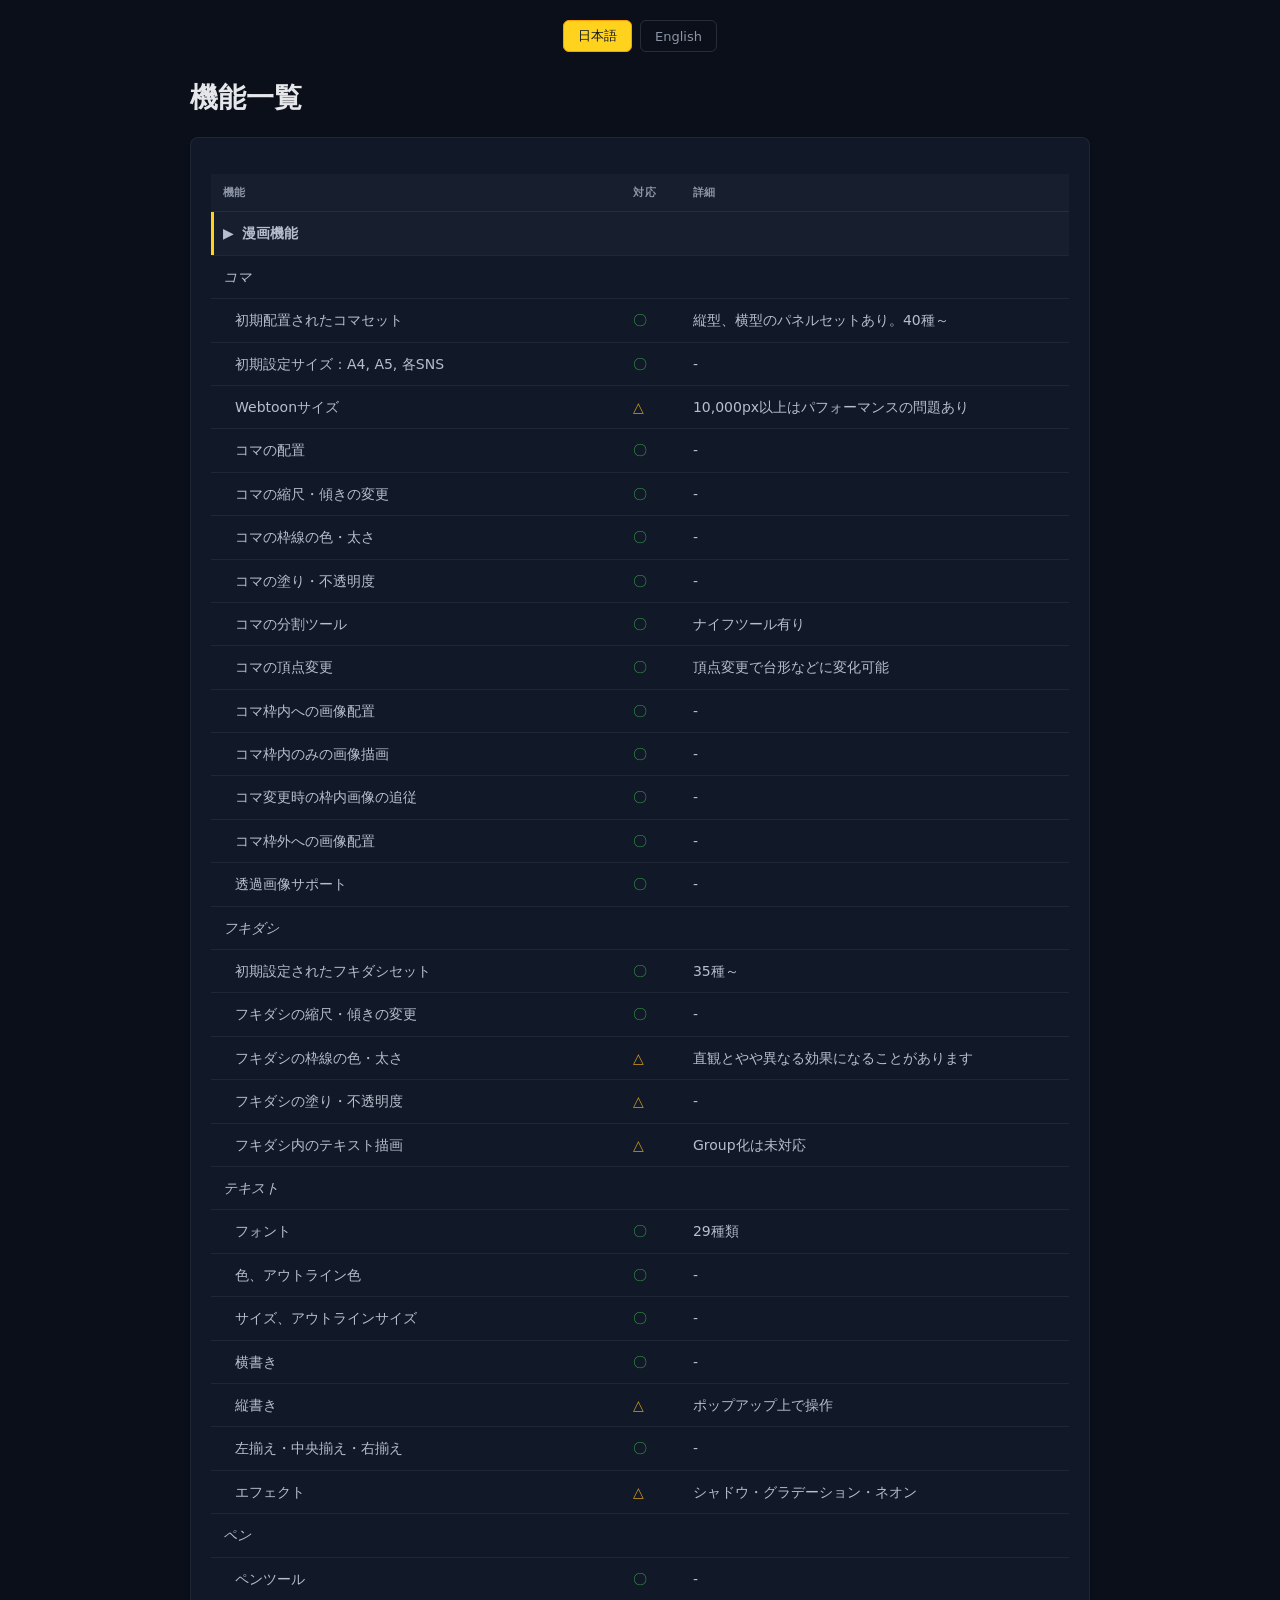
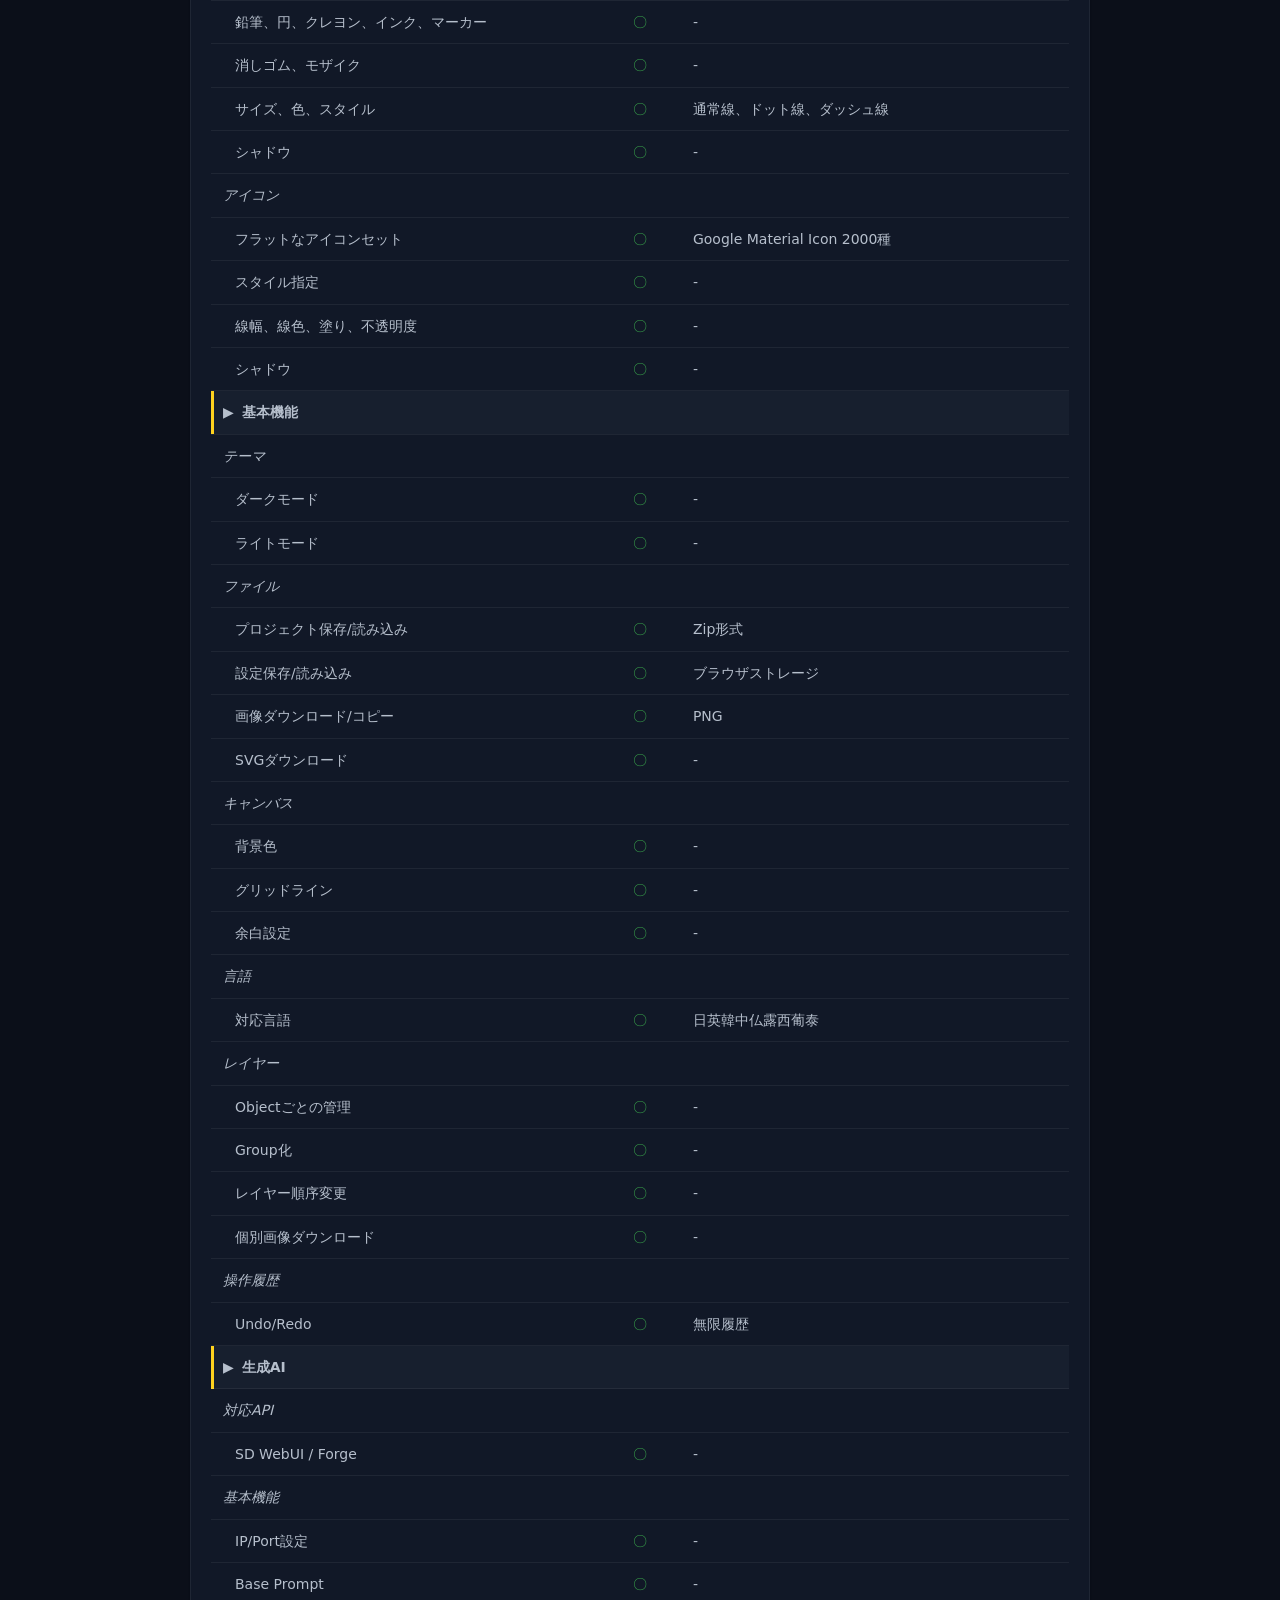
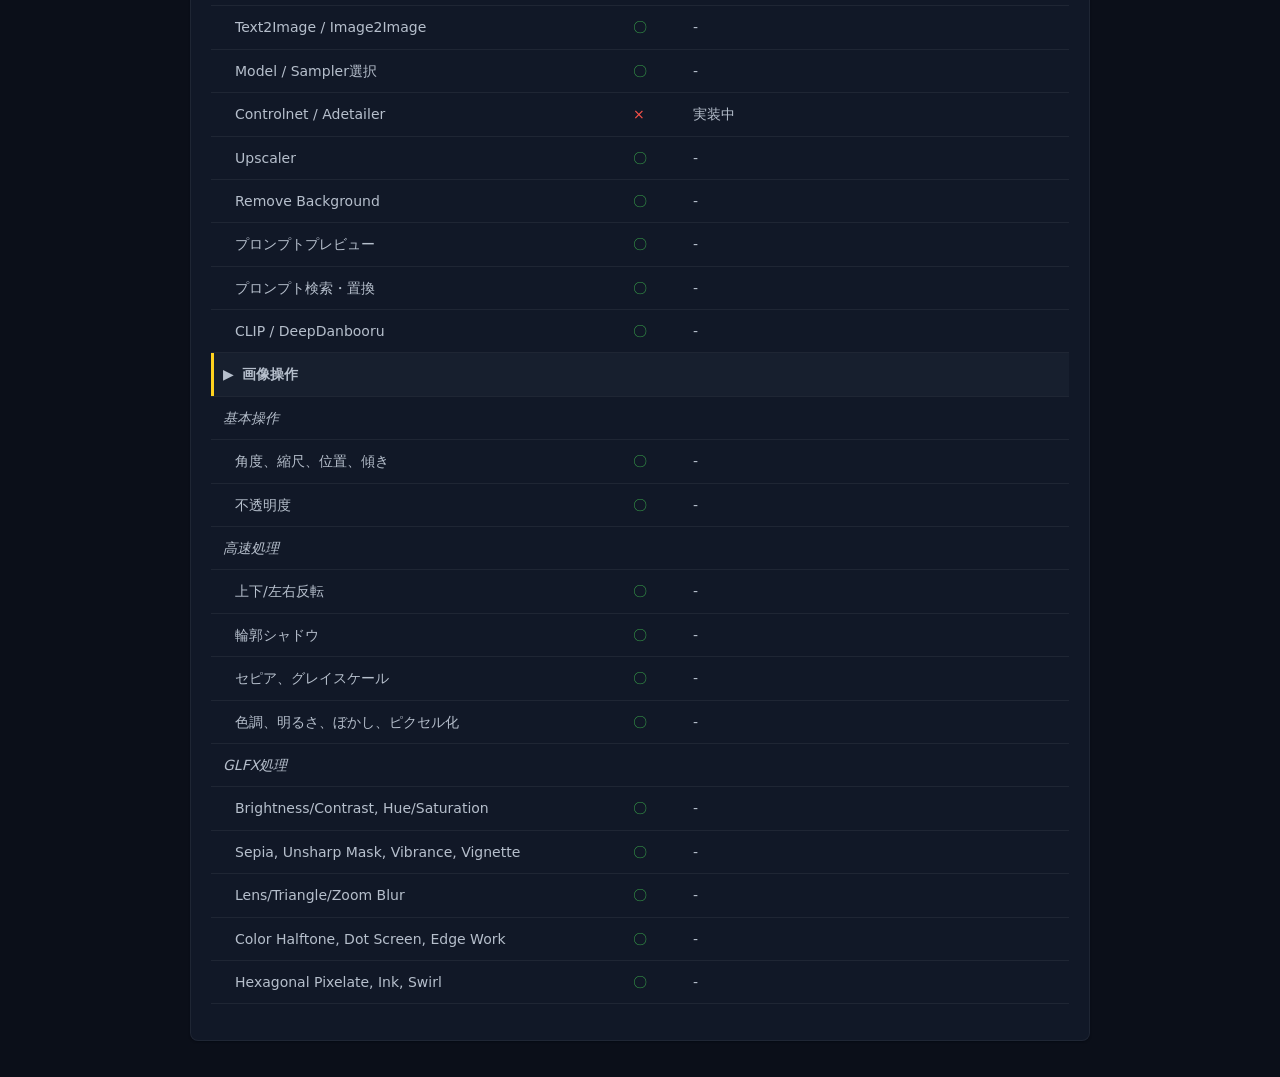
<file: html/functionList.html>
<!DOCTYPE html>
<html lang="ja">
<head>
<meta charset="UTF-8">
<meta name="viewport" content="width=device-width,initial-scale=1">
<title>Feature List</title>
<link rel="stylesheet" href="common.css">
<style>
.category {
background: var(--bg-2);
color: var(--text-0);
box-shadow: inset 3px 0 0 var(--accent);
cursor: pointer;
font-weight: 600;
}
.category:hover { background: var(--bg-3); }
.group {
background: var(--bg-1);
color: var(--text-1);
font-style: italic;
}
.feature td:first-child { padding-left: 24px; }
.arrow {
display: inline-block;
margin-right: 8px;
transition: transform var(--dur-2) var(--ease);
}
.rotate { transform: rotate(90deg); }
.hidden { display: none; }
</style>
</head>
<body>
<div class="container">
<div class="lang-buttons">
<button class="lang-btn active" id="btn-ja">日本語</button>
<button class="lang-btn" id="btn-en">English</button>
</div>

<h1 id="page-title">機能一覧</h1>

<div class="card">
<table id="featureTable">
<thead>
<tr id="table-header">
<th>機能</th>
<th>対応</th>
<th>詳細</th>
</tr>
</thead>
<tbody></tbody>
</table>
</div>
</div>

<script>
const features = {
"漫画機能": {
"コマ": {
"初期配置されたコマセット": { "対応": "〇", "詳細": "縦型、横型のパネルセットあり。40種～" },
"初期設定サイズ：A4, A5, 各SNS": { "対応": "〇", "詳細": "" },
"Webtoonサイズ": { "対応": "△", "詳細": "10,000px以上はパフォーマンスの問題あり" },
"コマの配置": { "対応": "〇", "詳細": "" },
"コマの縮尺・傾きの変更": { "対応": "〇", "詳細": "" },
"コマの枠線の色・太さ": { "対応": "〇", "詳細": "" },
"コマの塗り・不透明度": { "対応": "〇", "詳細": "" },
"コマの分割ツール": { "対応": "〇", "詳細": "ナイフツール有り" },
"コマの頂点変更": { "対応": "〇", "詳細": "頂点変更で台形などに変化可能" },
"コマ枠内への画像配置": { "対応": "〇", "詳細": "" },
"コマ枠内のみの画像描画": { "対応": "〇", "詳細": "" },
"コマ変更時の枠内画像の追従": { "対応": "〇", "詳細": "" },
"コマ枠外への画像配置": { "対応": "〇", "詳細": "" },
"透過画像サポート": { "対応": "〇", "詳細": "" }
},
"フキダシ": {
"初期設定されたフキダシセット": { "対応": "〇", "詳細": "35種～" },
"フキダシの縮尺・傾きの変更": { "対応": "〇", "詳細": "" },
"フキダシの枠線の色・太さ": { "対応": "△", "詳細": "直観とやや異なる効果になることがあります" },
"フキダシの塗り・不透明度": { "対応": "△", "詳細": "" },
"フキダシ内のテキスト描画": { "対応": "△", "詳細": "Group化は未対応" }
},
"テキスト": {
"フォント": { "対応": "〇", "詳細": "29種類" },
"色、アウトライン色": { "対応": "〇", "詳細": "" },
"サイズ、アウトラインサイズ": { "対応": "〇", "詳細": "" },
"横書き": { "対応": "〇", "詳細": "" },
"縦書き": { "対応": "△", "詳細": "ポップアップ上で操作" },
"左揃え・中央揃え・右揃え": { "対応": "〇", "詳細": "" },
"エフェクト": { "対応": "△", "詳細": "シャドウ・グラデーション・ネオン" }
},
"ペン": {
"ペンツール": { "対応": "〇", "詳細": "" },
"鉛筆、円、クレヨン、インク、マーカー": { "対応": "〇", "詳細": "" },
"消しゴム、モザイク": { "対応": "〇", "詳細": "" },
"サイズ、色、スタイル": { "対応": "〇", "詳細": "通常線、ドット線、ダッシュ線" },
"シャドウ": { "対応": "〇", "詳細": "" }
},
"アイコン": {
"フラットなアイコンセット": { "対応": "〇", "詳細": "Google Material Icon 2000種" },
"スタイル指定": { "対応": "〇", "詳細": "" },
"線幅、線色、塗り、不透明度": { "対応": "〇", "詳細": "" },
"シャドウ": { "対応": "〇", "詳細": "" }
}
},
"基本機能": {
"テーマ": {
"ダークモード": { "対応": "〇", "詳細": "" },
"ライトモード": { "対応": "〇", "詳細": "" }
},
"ファイル": {
"プロジェクト保存/読み込み": { "対応": "〇", "詳細": "Zip形式" },
"設定保存/読み込み": { "対応": "〇", "詳細": "ブラウザストレージ" },
"画像ダウンロード/コピー": { "対応": "〇", "詳細": "PNG" },
"SVGダウンロード": { "対応": "〇", "詳細": "" }
},
"キャンバス": {
"背景色": { "対応": "〇", "詳細": "" },
"グリッドライン": { "対応": "〇", "詳細": "" },
"余白設定": { "対応": "〇", "詳細": "" }
},
"言語": {
"対応言語": { "対応": "〇", "詳細": "日英韓中仏露西葡泰" }
},
"レイヤー": {
"Objectごとの管理": { "対応": "〇", "詳細": "" },
"Group化": { "対応": "〇", "詳細": "" },
"レイヤー順序変更": { "対応": "〇", "詳細": "" },
"個別画像ダウンロード": { "対応": "〇", "詳細": "" }
},
"操作履歴": {
"Undo/Redo": { "対応": "〇", "詳細": "無限履歴" }
}
},
"生成AI": {
"対応API": {
"SD WebUI / Forge": { "対応": "〇", "詳細": "" }
},
"基本機能": {
"IP/Port設定": { "対応": "〇", "詳細": "" },
"Base Prompt": { "対応": "〇", "詳細": "" },
"Text2Image / Image2Image": { "対応": "〇", "詳細": "" },
"Model / Sampler選択": { "対応": "〇", "詳細": "" },
"Controlnet / Adetailer": { "対応": "×", "詳細": "実装中" },
"Upscaler": { "対応": "〇", "詳細": "" },
"Remove Background": { "対応": "〇", "詳細": "" },
"プロンプトプレビュー": { "対応": "〇", "詳細": "" },
"プロンプト検索・置換": { "対応": "〇", "詳細": "" },
"CLIP / DeepDanbooru": { "対応": "〇", "詳細": "" }
}
},
"画像操作": {
"基本操作": {
"角度、縮尺、位置、傾き": { "対応": "〇", "詳細": "" },
"不透明度": { "対応": "〇", "詳細": "" }
},
"高速処理": {
"上下/左右反転": { "対応": "〇", "詳細": "" },
"輪郭シャドウ": { "対応": "〇", "詳細": "" },
"セピア、グレイスケール": { "対応": "〇", "詳細": "" },
"色調、明るさ、ぼかし、ピクセル化": { "対応": "〇", "詳細": "" }
},
"GLFX処理": {
"Brightness/Contrast, Hue/Saturation": { "対応": "〇", "詳細": "" },
"Sepia, Unsharp Mask, Vibrance, Vignette": { "対応": "〇", "詳細": "" },
"Lens/Triangle/Zoom Blur": { "対応": "〇", "詳細": "" },
"Color Halftone, Dot Screen, Edge Work": { "対応": "〇", "詳細": "" },
"Hexagonal Pixelate, Ink, Swirl": { "対応": "〇", "詳細": "" }
}
}
};

const features_en = {
"Manga Features": {
"Panels": {
"Initial Panel Set": { "対応": "〇", "詳細": "40+ vertical/horizontal sets" },
"Size: A4, A5, SNS": { "対応": "〇", "詳細": "" },
"Webtoon Size": { "対応": "△", "詳細": "Performance issues above 10,000px" },
"Panel Placement/Scale/Tilt": { "対応": "〇", "詳細": "" },
"Border Color/Thickness": { "対応": "〇", "詳細": "" },
"Fill/Opacity": { "対応": "〇", "詳細": "" },
"Split Tool": { "対応": "〇", "詳細": "Knife tool" },
"Vertex Edit": { "対応": "〇", "詳細": "" },
"Image in Panel": { "対応": "〇", "詳細": "" },
"Transparent Image": { "対応": "〇", "詳細": "" }
},
"Speech Bubbles": {
"Initial Bubble Set": { "対応": "〇", "詳細": "35+ types" },
"Scale/Tilt": { "対応": "〇", "詳細": "" },
"Border/Fill": { "対応": "△", "詳細": "" },
"Text in Bubble": { "対応": "△", "詳細": "No grouping yet" }
},
"Text": {
"Font": { "対応": "〇", "詳細": "29 types" },
"Color/Outline": { "対応": "〇", "詳細": "" },
"Horizontal/Vertical": { "対応": "〇", "詳細": "" },
"Alignment": { "対応": "〇", "詳細": "" },
"Effects": { "対応": "△", "詳細": "Shadow, Gradient, Neon" }
},
"Pen": {
"Pen Tools": { "対応": "〇", "詳細": "Pencil, Circle, Crayon, Ink, Marker" },
"Eraser/Mosaic": { "対応": "〇", "詳細": "" },
"Size/Color/Style": { "対応": "〇", "詳細": "" },
"Shadow": { "対応": "〇", "詳細": "" }
},
"Icons": {
"Icon Set": { "対応": "〇", "詳細": "Google Material Icon 2000+" },
"Style/Shadow": { "対応": "〇", "詳細": "" }
}
},
"Basic Functions": {
"Theme": {
"Dark/Light Mode": { "対応": "〇", "詳細": "" }
},
"File": {
"Project Save/Load": { "対応": "〇", "詳細": "Zip format" },
"Settings Save/Load": { "対応": "〇", "詳細": "Browser storage" },
"Image Download/Copy": { "対応": "〇", "詳細": "PNG" },
"SVG Download": { "対応": "〇", "詳細": "" }
},
"Canvas": {
"Background Color": { "対応": "〇", "詳細": "" },
"Grid Lines": { "対応": "〇", "詳細": "" }
},
"Language": {
"Supported": { "対応": "〇", "詳細": "9 languages" }
},
"Layers": {
"Object Management": { "対応": "〇", "詳細": "" },
"Grouping": { "対応": "〇", "詳細": "" },
"Layer Order": { "対応": "〇", "詳細": "" }
},
"History": {
"Undo/Redo": { "対応": "〇", "詳細": "Unlimited" }
}
},
"AI Generation": {
"API": {
"SD WebUI / Forge": { "対応": "〇", "詳細": "" }
},
"Features": {
"IP/Port Settings": { "対応": "〇", "詳細": "" },
"Text2Image / Image2Image": { "対応": "〇", "詳細": "" },
"Model / Sampler": { "対応": "〇", "詳細": "" },
"Controlnet / Adetailer": { "対応": "×", "詳細": "In development" },
"Upscaler": { "対応": "〇", "詳細": "" },
"Remove Background": { "対応": "〇", "詳細": "" },
"Prompt Preview/Search": { "対応": "〇", "詳細": "" },
"CLIP / DeepDanbooru": { "対応": "〇", "詳細": "" }
}
},
"Image Processing": {
"Basic": {
"Angle/Scale/Position/Tilt": { "対応": "〇", "詳細": "" },
"Opacity": { "対応": "〇", "詳細": "" }
},
"Fast Processing": {
"Flip V/H": { "対応": "〇", "詳細": "" },
"Shadow/Sepia/Grayscale": { "対応": "〇", "詳細": "" },
"Color/Brightness/Blur/Pixelate": { "対応": "〇", "詳細": "" }
},
"GLFX": {
"Adjustments": { "対応": "〇", "詳細": "Brightness, Contrast, Hue, etc." },
"Blur Effects": { "対応": "〇", "詳細": "Lens, Triangle, Zoom" },
"Stylize": { "対応": "〇", "詳細": "Halftone, Dot Screen, Ink, etc." }
}
}
};

function renderFeatures(data) {
const tbody = document.querySelector('#featureTable tbody');
let html = '';
for (const [cat, groups] of Object.entries(data)) {
html += `<tr class="category"><td colspan="3"><span class="arrow">▶</span>${cat}</td></tr>`;
for (const [group, items] of Object.entries(groups)) {
html += `<tr class="group"><td colspan="3">${group}</td></tr>`;
for (const [item, d] of Object.entries(items)) {
const cls = d.対応 === '〇' ? 'status-yes' : d.対応 === '△' ? 'status-partial' : 'status-no';
html += `<tr class="feature"><td>${item}</td><td class="${cls}">${d.対応}</td><td>${d.詳細 || '-'}</td></tr>`;
}
}
}
tbody.innerHTML = html;
document.querySelectorAll('.category').forEach(row => {
row.addEventListener('click', function() {
this.querySelector('.arrow').classList.toggle('rotate');
let next = this.nextElementSibling;
while (next && !next.classList.contains('category')) {
next.classList.toggle('hidden');
next = next.nextElementSibling;
}
});
});
}

function setLang(lang) {
const header = document.getElementById('table-header');
const title = document.getElementById('page-title');
if (lang === 'ja') {
header.innerHTML = '<th>機能</th><th>対応</th><th>詳細</th>';
title.textContent = '機能一覧';
renderFeatures(features);
} else {
header.innerHTML = '<th>Feature</th><th>Status</th><th>Details</th>';
title.textContent = 'Feature List';
renderFeatures(features_en);
}
}

document.getElementById('btn-ja').addEventListener('click', function() {
document.querySelectorAll('.lang-btn').forEach(b => b.classList.remove('active'));
this.classList.add('active');
setLang('ja');
});

document.getElementById('btn-en').addEventListener('click', function() {
document.querySelectorAll('.lang-btn').forEach(b => b.classList.remove('active'));
this.classList.add('active');
setLang('en');
});

setLang('ja');
</script>
</body>
</html>
</file>
<file: html/common.css>
@import url('../css/root.css');

* {
margin: 0;
padding: 0;
box-sizing: border-box;
}

body {
font-family: var(--font-ui);
line-height: 1.6;
background: var(--bg-0);
color: var(--text-1);
padding: 20px;
min-height: 100vh;
}

.container {
max-width: 900px;
margin: 0 auto;
}

/* Language Switcher */
.lang-buttons {
display: flex;
flex-wrap: wrap;
gap: var(--space-2);
margin-bottom: var(--space-5);
justify-content: center;
}

.lang-btn {
padding: 6px 14px;
border: 1px solid var(--border-default);
border-radius: var(--radius-sm);
background: transparent;
color: var(--text-2);
cursor: pointer;
font-family: inherit;
font-size: 13px;
transition: var(--btn-transition);
}

.lang-btn:hover {
border-color: var(--accent);
color: var(--text-0);
}

.lang-btn.active {
background: var(--hf-yellow);
border-color: var(--hf-yellow-strong);
color: var(--hf-ink);
}

/* Typography */
h1 {
font-size: 1.75rem;
font-weight: 600;
margin-bottom: var(--space-4);
color: var(--text-0);
}

h2 {
font-size: 1.25rem;
font-weight: 600;
margin: 24px 0 12px;
color: var(--accent);
}

h3 {
font-size: 1rem;
font-weight: 600;
margin: 16px 0 8px;
color: var(--text-0);
}

p {
margin-bottom: 12px;
color: var(--text-1);
}

/* Cards */
.card {
background: var(--bg-1);
border-radius: var(--radius-md);
padding: 20px;
margin-bottom: var(--space-4);
border: 1px solid var(--border-subtle);
box-shadow: var(--elev-1);
}

/* Notice */
.notice {
background: var(--bg-1);
border-left: 3px solid var(--accent);
padding: 12px 16px;
margin-bottom: 20px;
border-radius: 0 var(--radius-sm) var(--radius-sm) 0;
font-size: 14px;
color: var(--text-1);
}

/* Tables */
table {
width: 100%;
border-collapse: collapse;
margin: 16px 0;
}

th, td {
padding: 10px 12px;
text-align: left;
border-bottom: 1px solid var(--border-subtle);
}

th {
background: var(--bg-2);
color: var(--text-2);
font-weight: 600;
font-size: 11px;
text-transform: uppercase;
letter-spacing: 0.04em;
}

td {
font-size: 14px;
color: var(--text-1);
}

tr:hover {
background: var(--hover);
}

/* Code */
code {
display: block;
background: var(--bg-2);
padding: 12px 16px;
border-radius: var(--radius-sm);
font-family: var(--font-mono);
font-size: 12.5px;
color: var(--text-0);
overflow-x: auto;
border: 1px solid var(--border-subtle);
margin: 12px 0;
}

/* Lists */
ul, ol {
padding-left: 20px;
margin: 12px 0;
}

li {
margin-bottom: 6px;
color: var(--text-1);
}

/* Images */
img {
max-width: 100%;
height: auto;
border-radius: var(--radius-sm);
margin: 12px 0;
}

.img-container {
background: var(--bg-1);
padding: 12px;
border-radius: var(--radius-md);
border: 1px solid var(--border-subtle);
margin: 12px 0;
}

/* Grid */
.grid {
display: grid;
grid-template-columns: repeat(auto-fit, minmax(200px, 1fr));
gap: var(--space-4);
margin: 16px 0;
}

.grid-item {
background: var(--bg-1);
padding: 12px;
border-radius: var(--radius-md);
border: 1px solid var(--border-subtle);
}

.grid-item img {
margin: 0 0 8px 0;
}

.grid-item p {
margin: 0;
font-size: 12px;
color: var(--text-2);
text-align: center;
}

/* Tabs */
.tab-menu {
display: flex;
gap: var(--space-1);
margin-bottom: 20px;
border-bottom: 1px solid var(--border-subtle);
padding-bottom: 4px;
flex-wrap: wrap;
}

.tab-btn {
padding: 8px 16px;
border: none;
background: transparent;
color: var(--text-2);
cursor: pointer;
font-family: inherit;
font-size: 14px;
border-radius: var(--radius-sm) var(--radius-sm) 0 0;
transition: var(--btn-transition);
}

.tab-btn:hover {
color: var(--text-0);
background: var(--hover);
}

.tab-btn.active {
color: var(--text-0);
background: transparent;
box-shadow: inset 0 -2px 0 var(--accent);
}

.tab-content {
display: none;
}

.tab-content.active {
display: block;
}

/* Menu */
.menu {
display: flex;
gap: var(--space-2);
margin-bottom: 20px;
flex-wrap: wrap;
}

.menu-item {
padding: 8px 16px;
background: var(--bg-1);
border: 1px solid var(--border-default);
border-radius: var(--radius-sm);
cursor: pointer;
font-family: inherit;
font-size: 14px;
color: var(--text-1);
transition: var(--btn-transition);
}

.menu-item:hover {
border-color: var(--accent);
background: var(--hover);
}

.menu-item.active {
border-color: var(--accent);
background: var(--accent-dim);
color: var(--text-0);
}

/* Status */
.status-yes { color: var(--ok); }
.status-partial { color: var(--warn); }
.status-no { color: var(--danger); }

/* Diff */
.diff-container {
display: grid;
grid-template-columns: 1fr 1fr;
gap: var(--space-4);
margin: 16px 0;
}

.diff-block {
background: var(--bg-1);
border-radius: var(--radius-sm);
padding: 12px;
border: 1px solid var(--border-subtle);
overflow-x: auto;
}

.diff-title {
font-weight: 600;
margin-bottom: 8px;
color: var(--text-0);
font-size: 12px;
}

.diff-remove {
background: var(--btn-danger-bg);
display: block;
}

.diff-add {
background: var(--btn-action-bg);
display: block;
}

/* Links */
a {
color: var(--accent);
text-decoration: none;
}

a:hover {
color: var(--accent-hover);
text-decoration: underline;
}

/* Responsive */
@media (max-width: 768px) {
body {
padding: 12px;
}

h1 {
font-size: 1.5rem;
}

.diff-container {
grid-template-columns: 1fr;
}

.grid {
grid-template-columns: 1fr;
}

table {
font-size: 13px;
}

th, td {
padding: 8px;
}
}

/* Reduced motion: transitions collapse to instant */
@media (prefers-reduced-motion: reduce) {
.lang-btn,
.tab-btn,
.menu-item {
transition: none;
}
}
</file>
